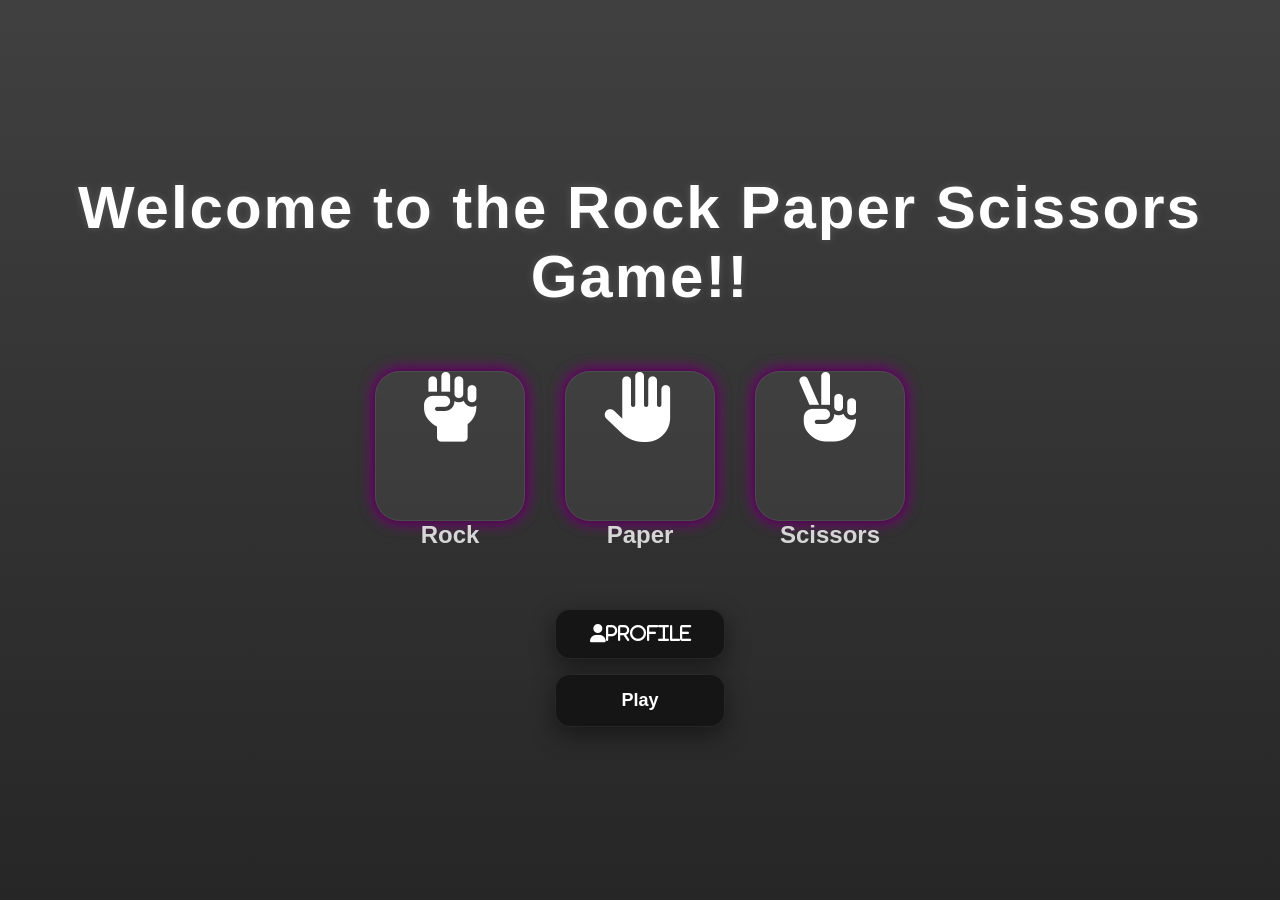
<file: index.html>
<!DOCTYPE html>
<html lang="en">
<head>
    <meta charset="UTF-8">
    <meta name="viewport" content="width=device-width, initial-scale=1.0">
    <title>Game Document</title>
    <link rel="stylesheet" href="style.css">
    <link rel="stylesheet" href="https://cdnjs.cloudflare.com/ajax/libs/font-awesome/6.5.1/css/all.min.css"/>
</head>
<body>
    <div class="game">
    <h1>Welcome to the Rock Paper Scissors Game!!</h1>
    <div class="icons">
        <div class="rock">
            <i class="fa-solid fa-hand-fist"></i>
            <label for="rock">Rock</label>
            </div>
        <div class="paper">
            <i class="fa-solid fa-hand"></i>
            <label for="paper">Paper</label>
            </div>
        <div class="scissors">
            <i class="fa-solid fa-hand-peace"></i>
            <label for="scissors">Scissors</label>
            </div>
    </div>
</div>
    <div class="buttons">
        <!-- profile is just for showing the icon, it doesn't have any functionality yet. -->
        <button id="profile" class="fa-solid fa-user">Profile</button>
        <!-- click play button to play the game -->
        <button id="playButton" onclick="playGame()">Play</button>
    </div>
    <script>
        function playGame() {
            window.location.href = "playground.html";
        }
    </script>
</body>
</html>
</file>
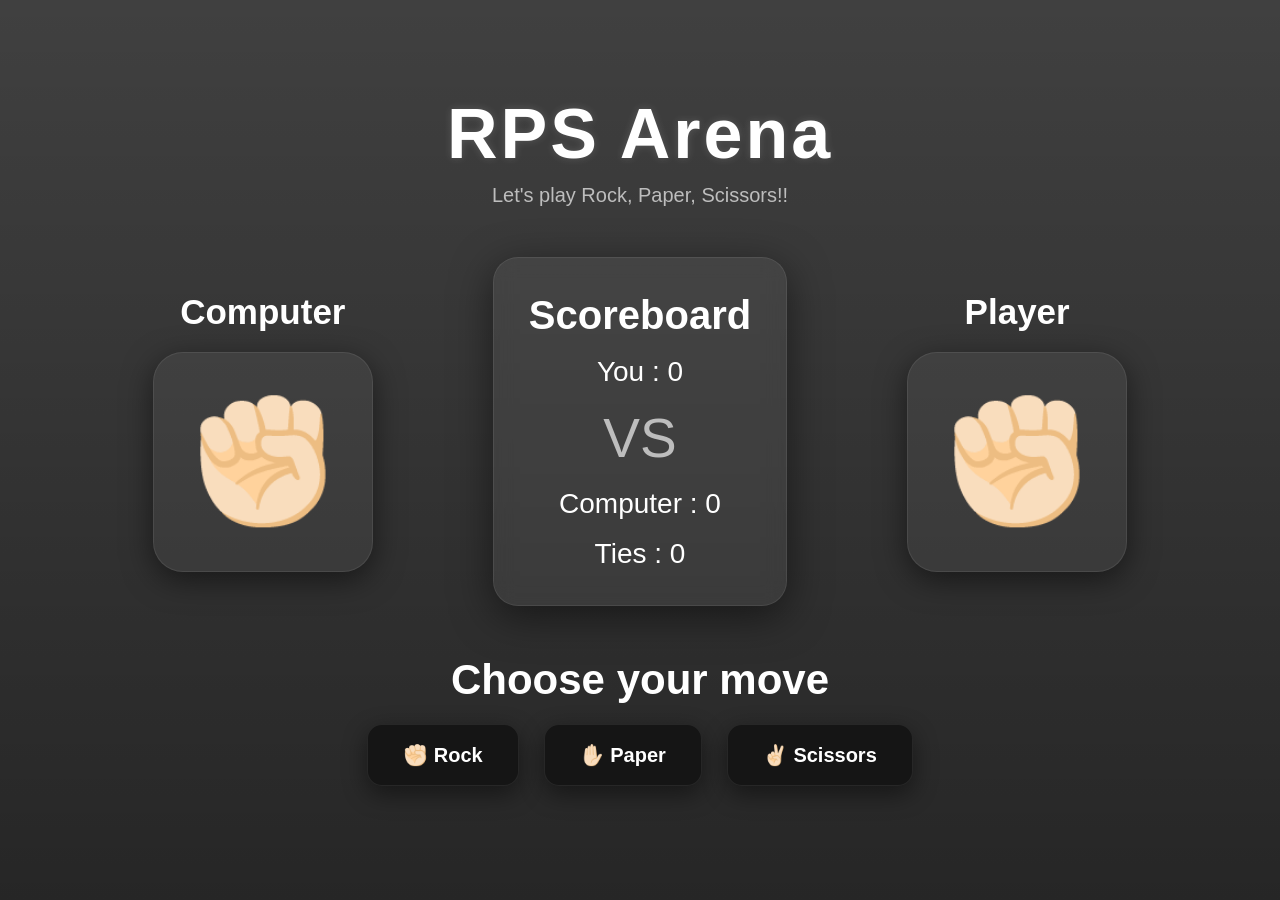
<file: playground.html>
<!DOCTYPE html>
<html lang="en">
<head>
<meta charset="UTF-8">
<meta name="viewport" content="width=device-width, initial-scale=1.0">

<title>RPS Arena</title>
<link rel="stylesheet" href="playground.css">
<link rel="stylesheet" href="https://cdnjs.cloudflare.com/ajax/libs/font-awesome/6.5.1/css/all.min.css"/>
</head>

<body>

<div class="game">

    <h1 class="title">RPS Arena</h1>
    <p class="subtitle">Let's play Rock, Paper, Scissors!!</p>
    <!-- main playground -->
    <div class="battle-area">
        <!-- computer -->
        <div class="side">
            <div class="name">Computer</div>
            <div class="hand" id="computerHand">
                ✊🏻
            </div>
        </div>
        <!-- scoreboard-->
        <div class="scoreboard">
            <h2>Scoreboard</h2>
            <div class="score">
                You : <span id="userscore">0</span>
            </div>
            <div class="vs">
                VS
            </div>
            <div class="score">
                Computer : <span id="computerscore">0</span>
            </div>
            <div class="score">
                Ties : <span id="tiescore">0</span>
            </div>
        </div>
        <!-- player -->
        <div class="side">
            <div class="name">Player</div>
            <div class="hand" id="playerhand">
                ✊🏻
            </div>
        </div>
    </div>
    <!-- result-->
    <div class="result" id="result">
        Choose your move
    </div>
    <!-- buttons -->
    <div class="buttons">
        <button onclick="playGame('rock')">
            ✊🏻 Rock
        </button>
        <button onclick="playGame('paper')">
            ✋🏻 Paper
        </button>
        <button onclick="playGame('scissors')">
            ✌🏻 Scissors
        </button>
    </div>
</div>
<script>
    let userscore = 0;
    let computerscore = 0;
    let tiescore = 0;
    const choices = ["rock","paper","scissors"];
    function getEmoji(choice){
        if(choice === "rock"){
            return "✊🏻";
        }
        else if(choice === "paper"){
            return "✋🏻";
        }
        else{
            return "✌🏻";
        }
    }
    function playGame(userChoice){
        const computerChoice =
        choices[Math.floor(Math.random() * 3)];

        document.getElementById("playerhand").innerHTML =
        getEmoji(userChoice);

        document.getElementById("computerHand").innerHTML =
        getEmoji(computerChoice);
        
        let resultText = "";
        if(userChoice === computerChoice){
            resultText = "It's a Tie!";
            tiescore++;
        }
        else if(
            (userChoice === "rock" && computerChoice === "scissors") ||
            (userChoice === "paper" && computerChoice === "rock") ||
            (userChoice === "scissors" && computerChoice === "paper")
        ){
            resultText = "You Win!";
            userscore++;
        }
        else{
            resultText = "Computer Wins!";
            computerscore++;
        }
        document.getElementById("result").innerHTML =
        resultText;
        document.getElementById("userscore").innerHTML =
        userscore;
        document.getElementById("computerscore").innerHTML =
        computerscore;
        document.getElementById("tiescore").innerHTML =
        tiescore;
    }
</script>

</body>
</html>
</file>
<file: style.css>
*{
    margin: 0;
    padding: 0;
    box-sizing: border-box;
    font-family: Arial, Helvetica, sans-serif;
}

body{
    min-height: 100vh;
    background:linear-gradient(rgba(0,0,0,0.75),rgba(0,0,0,0.85)),url("https://images.unsplash.com/photo-1511512578047-dfb367046420?q=80&w=1974&auto=format&fit=crop");
    background-size: cover;
    background-position: center;
    color: white;
    display: flex;
    flex-direction: column;
    justify-content: center;
    align-items: center;
    overflow: hidden;
    padding: 20px;
}  

/* main container */
.game{
    display: flex;
    flex-direction: column;
    justify-content: center;
    align-items: center;
    text-align: center;
}
/* mainheading */

h1{
    font-size: 60px;
    color: white;
    letter-spacing: 2px;
    margin-bottom: 20px;
    text-shadow: 0 0 8px rgba(255,255,255,0.15);
}

/* icons and choices */
.icons{
    display: flex;
    justify-content: center;
    align-items: center;
    gap: 40px;
    margin-top: 40px;
}
.rock{
    font-size: 24px;
    font-weight: bold;
    color: #d6d6d6;
    display: flex;
    flex-direction: column;
}
 .paper{
    font-size: 24px;
    font-weight: bold;
    color: #d6d6d6;
    display: flex;
    flex-direction: column;
} 

 .scissors{
    font-size: 24px;
    font-weight: bold;
    color: #d6d6d6;
    display: flex;
    flex-direction: column;
}
i{
    width:150px;
    height:150px;
    display:flex;
    justify-content:center;
    align-items:center;
    font-size:70px;
    color:white;
    background:rgba(255,255,255,0.05);
    border-radius:25px;
    border:1px solid rgba(255,255,255,0.08);
    box-shadow: rgb(2, 2, 2) 0px 0px 15px, magenta 0px 0px 15px;
    transition: 0.3s;
}

i:hover{
    transform: translateY(-5px);
    background: rgba(255,255,255,0.08);
}


.choice{
    font-size: 24px;
    font-weight: bold;
    color: #d6d6d6;
}

/* buttons and their animations */
.buttons{
    display: flex;
    flex-direction: column;
    justify-content: center;
    align-items: center;
    margin-top: 60px;
    gap: 15px;
}
button{
    width: 170px;
    padding: 15px 20px;
    border: none;
    border-radius: 15px;
    background: #151515;
    color: white;
    font-size: 18px;
    font-weight: bold;
    cursor: pointer;
    transition: 0.3s;
    border:1px solid rgba(255,255,255,0.08);
    box-shadow: 0 8px 25px rgba(0,0,0,0.45);
}

button:hover{
    background: #222;
    transform: translateY(-4px);
    box-shadow: 0 12px 30px rgba(0,0,0,0.6);
}

 @media(max-width:900px){

    body{
        overflow-x:hidden;
        padding:20px 10px;
    }

    h1{
        font-size:34px;
        line-height:1.3;
        text-align:center;
    }

    .icons{
        display:flex;
        justify-content:center;
        align-items:center;
        gap:20px;
        flex-wrap:wrap;
        margin-top:30px;
    }

    i{
        width:120px;
        height:120px;
        font-size:55px;
    }

    .iconnames{
        display:flex;
        justify-content:center;
        align-items:center;
        gap:45px;
        flex-wrap:wrap;
        margin-top:15px;
    }

    .choice{
        font-size:18px;
    }

    .buttons{
        margin-top:40px;
    }

    button{
        width:220px;
        font-size:20px;
    }
}
</file>
<file: playground.css>
*{
    margin:0;
    padding:0;
    box-sizing:border-box;
    font-family:Arial, Helvetica, sans-serif;
}

body{
    min-height:100vh;
    background: linear-gradient(rgba(0,0,0,0.75),rgba(0,0,0,0.85)), url("https://images.unsplash.com/photo-1511512578047-dfb367046420?q=80&w=1974&auto=format&fit=crop");
    background-size:cover;
    background-position:center;
    color:white;
    display:flex;
    justify-content:center;
    align-items:center;
    overflow-x:hidden;
}

/* main container */

.game{
    width:100%;
    text-align:center;
    padding:30px;
}

/* title */

.title{
    font-size:70px;
    color:white;
    letter-spacing:3px;
    margin-bottom:10px;
    text-shadow: 0 0 8px rgba(255,255,255,0.15);
}

.subtitle{
    color:#bdbdbd;
    margin-bottom:50px;
    font-size:20px;
}

/* battle area*/

.battle-area{
    display:flex;
    justify-content:center;
    align-items:center;
    gap:120px;
    margin-bottom:50px;
    flex-wrap:wrap;
    flex-direction: row;
}

/* user side */

.side{
    display:flex;
    flex-direction:column;
    align-items:center;
    gap:20px;
}

.name{
    font-size:35px;
    font-weight:bold;
    color:white;
}

/* playerhands */

.hand{
    width:220px;
    height:220px;
    background:rgba(255,255,255,0.05);
    border-radius:30px;
    display:flex;
    justify-content:center;
    align-items:center;
    font-size:120px;
    border:1px solid rgba(255,255,255,0.08);
    box-shadow: 0 8px 30px rgba(0,0,0,0.5);
    transition:0.3s;
}

.hand:hover{
    transform:translateY(-5px);
}

/* leaderboard */

.scoreboard{
    display:flex;
    flex-direction:column;
    align-items:center;
    gap:18px;
    background:rgba(255,255,255,0.06);
    padding:35px;
    border-radius:25px;
    backdrop-filter:blur(10px);
    border:1px solid rgba(255,255,255,0.08);
    box-shadow: 0 10px 40px rgba(0,0,0,0.5);
}

.scoreboard h2{
    font-size:40px;
    color:white;
}

.score{
    font-size:28px;
}

.vs{
    font-size:55px;
    color:#bdbdbd;
}

/* result */

.result{
    font-size:42px;
    margin-bottom:20px;
    color:white;
    font-weight:bold;
}

/* buttons */

.buttons{
    display:flex;
    justify-content:center;
    gap:25px;
    flex-wrap:wrap;
}

.buttons button{
    padding:18px 35px;
    border:none;
    border-radius:15px;
    background:#151515;
    color:white;
    font-size:20px;
    font-weight:bold;
    cursor:pointer;
    transition:0.3s;
    border:1px solid rgba(255,255,255,0.08);
    box-shadow: 0 8px 25px rgba(0,0,0,0.45);
    margin-bottom:20px;
}

.buttons button:hover{
    background: #222;
    transform: translateY(-4px);
    box-shadow: 0 12px 30px rgba(0,0,0,0.6);
}

/* mediaside */
 @media (max-width:900px){

    body{
        overflow-x:hidden;
        padding:15px;
    }

    .title{
        font-size:42px;
        line-height:1.2;
    }

    .subtitle{
        font-size:16px;
        margin-bottom:25px;
    }

    .battle-area{
        display:flex;
        flex-direction:row;
        justify-content:center;
        align-items:center;
        gap:10px;
    }

    .side{
        gap:10px;
    }

    .name{
        font-size:18px;
    }

    .hand{
        width:90px;
        height:90px;
        font-size:50px;
        border-radius:20px;
    }

    .scoreboard{
        width:180px;
        padding:18px;
    }

    .scoreboard h2{
        font-size:22px;
    }

    .score{
        font-size:16px;
    }

    .vs{
        font-size:28px;
    }

    .result{
        font-size:22px;
        margin:25px 0;
    }

    .buttons{
        gap:10px;
        flex-wrap:wrap;
    }

    .buttons button{
        font-size:16px;
        padding:12px 18px;
    }
}
</file>
